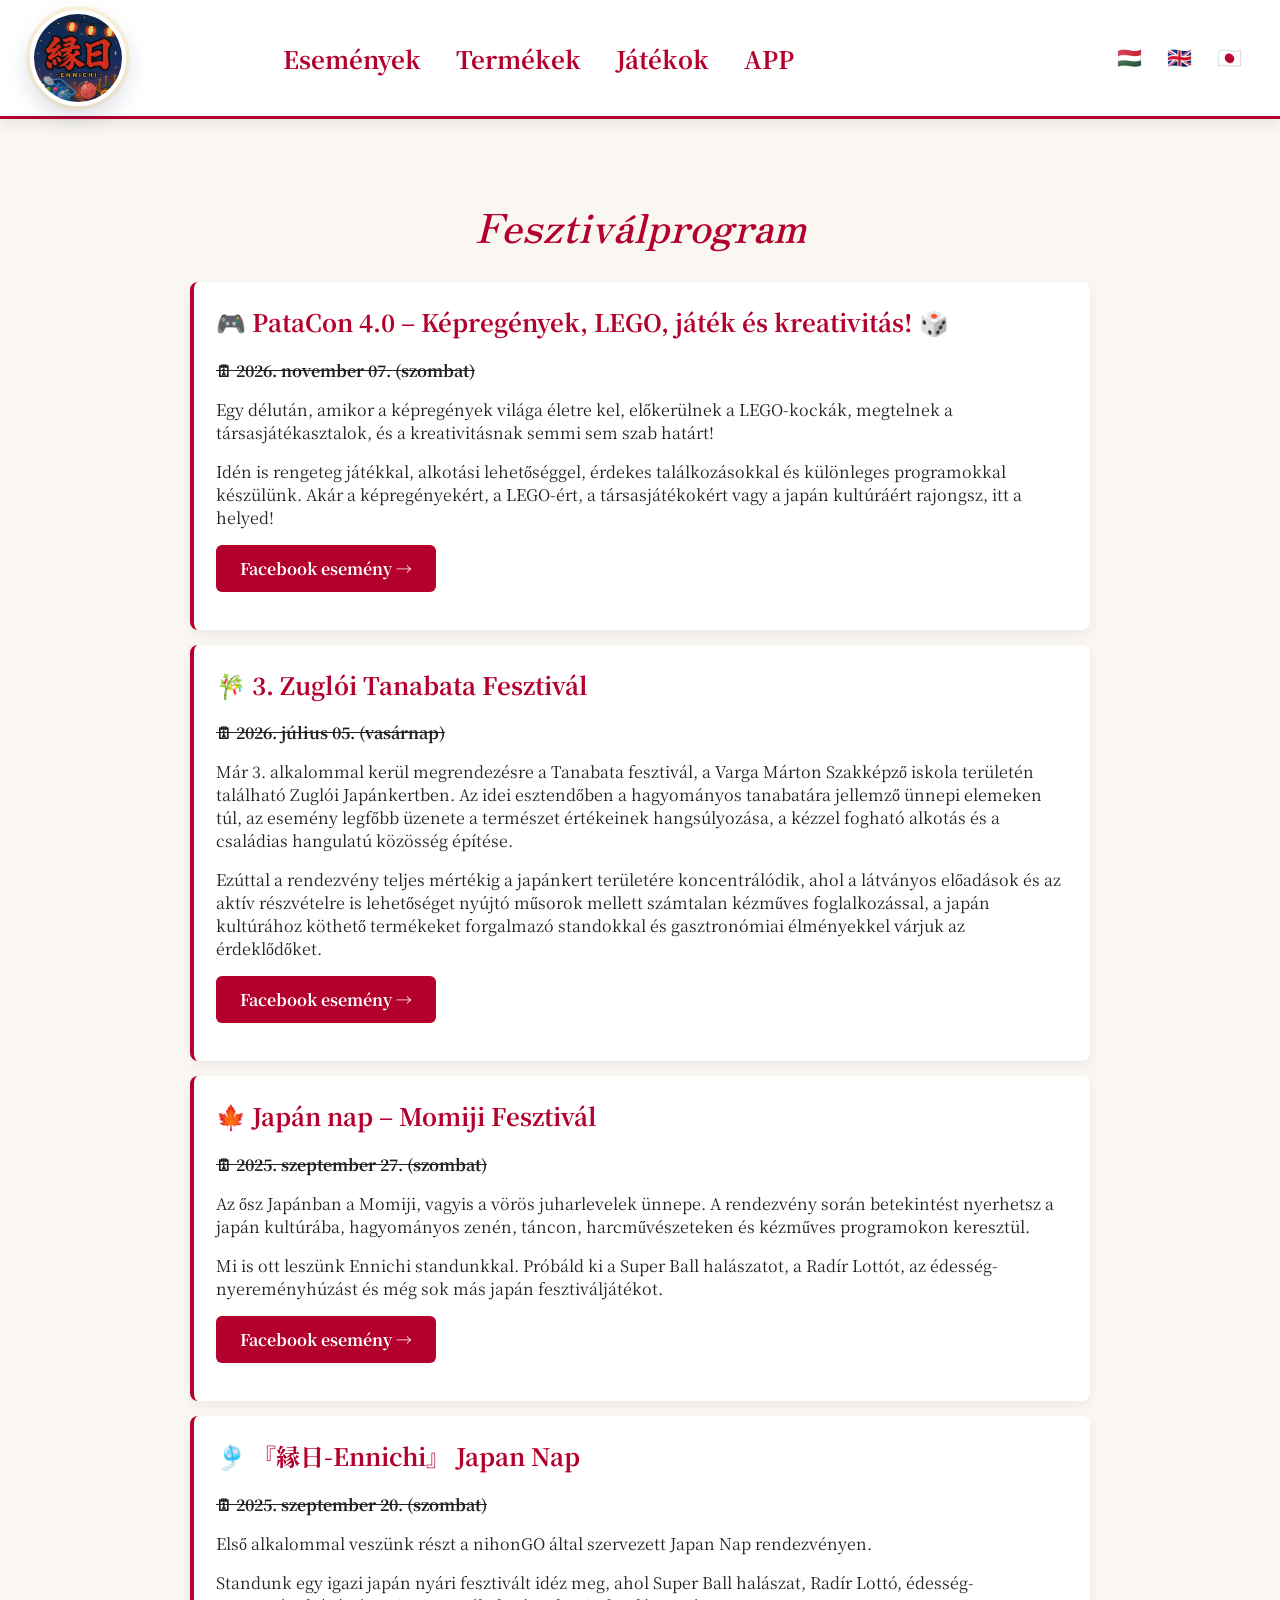
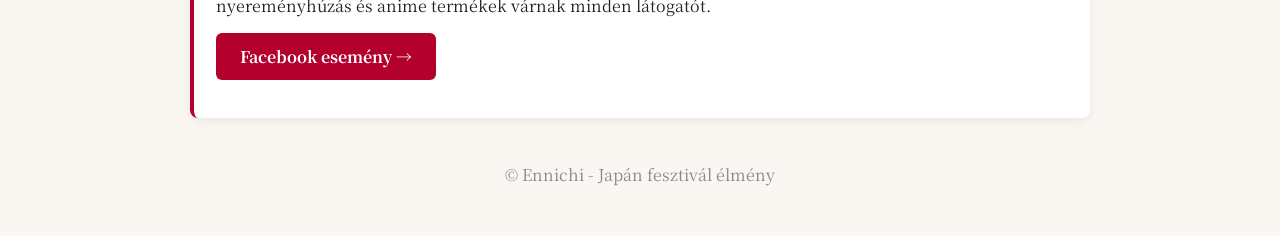
<file: esemenyek.html>
<!DOCTYPE html>
<html lang="hu">
<head>
  <meta charset="UTF-8">
  <meta name="viewport" content="width=device-width, initial-scale=1">
  <title>Események | Ennichi</title>

  <link rel="preconnect" href="https://fonts.googleapis.com">
  <link rel="preconnect" href="https://fonts.gstatic.com" crossorigin>
  <link href="https://fonts.googleapis.com/css2?family=Noto+Serif+JP:wght@400;500;700&family=Zen+Old+Mincho:wght@700&display=swap" rel="stylesheet">

  <link rel="stylesheet" href="css/style.css">
  <link rel="icon" href="Kepek/ennichi.ico">
</head>

<body>

  <nav>
    <a href="index.html" class="logo">
      <img src="Kepek/ennichi.jpg" alt="Ennichi logó">
    </a>

    <div class="menu">
      <a href="esemenyek.html" id="nav-events">Események</a>
      <a href="termekek.html" id="nav-products">Termékek</a>
      <a href="jatekok.html" id="nav-games">Játékok</a>
      <a href="app.html" id="nav-app">APP</a>
    </div>

    <div class="lang-switcher">
      <button type="button" class="lang-btn active" onclick="setLanguage('hu')" aria-label="Magyar nyelv">🇭🇺</button>
      <button type="button" class="lang-btn" onclick="setLanguage('en')" aria-label="English language">🇬🇧</button>
      <button type="button" class="lang-btn" onclick="setLanguage('jp')" aria-label="日本語">🇯🇵</button>
    </div>
  </nav>

  <main class="container">
  <h1 class="wb-stl-custom1" id="page-title">Fesztiválprogram</h1>

<section class="card">

  <h2 id="event4-title">🎮 PataCon 4.0 – Képregények, LEGO, játék és kreativitás! 🎲</h2>
  <p><strong id="event4-date"> 🗓 2026. november 07. (szombat) </strong></p>

  <p id="event4-text1">Egy délután, amikor a képregények világa életre kel, előkerülnek a LEGO-kockák,
    megtelnek a társasjátékasztalok, és a kreativitásnak semmi sem szab határt
  </p>

  <p id="event4-text2">Idén is rengeteg játékkal, alkotási lehetőséggel, érdekes találkozásokkal és
    különleges programokkal készülünk. Akár a képregényekért, a LEGO-ért,
    a társasjátékokért vagy a japán kultúráért rajongsz, itt a helyed!
  </p>

  <p class="event-link-wrap"><a class="button" id="event3-link" href="https://fb.me/e/4voRLKyCO" target="_blank" rel="noopener noreferrer">
    Facebook esemény →
  </a>
  </p>
</section>
    
<section class="card">
  <h2 id="event3-title">🎋 3. Zuglói Tanabata Fesztivál</h2>
  <p><strong id="event3-date">🗓 2026. július 05. (vasárnap)</strong></p>

  <p id="event3-text1">
    Már 3. alkalommal kerül megrendezésre a Tanabata fesztivál, a Varga Márton Szakképző iskola területén található Zuglói Japánkertben.
    Az idei esztendőben a hagyományos tanabatára jellemző ünnepi elemeken túl, az esemény legfőbb üzenete a természet értékeinek hangsúlyozása,
    a kézzel fogható alkotás és a családias hangulatú közösség építése.
  </p>

  <p id="event3-text2">
    Ezúttal a rendezvény teljes mértékig a japánkert területére koncentrálódik, ahol a látványos előadások és az aktív részvételre is lehetőséget nyújtó műsorok mellett
    számtalan kézműves foglalkozással, a japán kultúrához köthető termékeket forgalmazó standokkal és gasztronómiai élményekkel várjuk az érdeklődőket.
  </p>

  <p class="event-link-wrap">
    <a class="button" id="event3-link" href="https://fb.me/e/7g4hdFeeO" target="_blank" rel="noopener noreferrer">
      Facebook esemény →
    </a>
  </p>
</section>

<section class="card">
  <h2 id="event2-title">🍁 Japán nap – Momiji Fesztivál</h2>
  <p><strong id="event2-date">🗓 2025. szeptember 27. (szombat)</strong></p>

  <p id="event2-text1">
    Az ősz Japánban a Momiji, vagyis a vörös juharlevelek ünnepe.
    A rendezvény során betekintést nyerhetsz a japán kultúrába, hagyományos zenén, táncon, harcművészeteken és kézműves programokon keresztül.
  </p>

  <p id="event2-text2">
    Mi is ott leszünk Ennichi standunkkal. Próbáld ki a Super Ball halászatot, a Radír Lottót,
    az édesség-nyereményhúzást és még sok más japán fesztiváljátékot.
  </p>

  <p class="event-link-wrap">
    <a class="button" id="event2-link" href="https://fb.me/e/3zkvPzfz8" target="_blank" rel="noopener noreferrer">
      Facebook esemény →
    </a>
  </p>
</section>

<section class="card">
  <h2 id="event1-title">🎐 『縁日-Ennichi』 Japan Nap</h2>
  <p><strong id="event1-date">🗓 2025. szeptember 20. (szombat)</strong></p>

  <p id="event1-text1">
    Első alkalommal veszünk részt a nihonGO által szervezett Japan Nap rendezvényen.
  </p>

  <p id="event1-text2">
    Standunk egy igazi japán nyári fesztivált idéz meg, ahol Super Ball halászat, Radír Lottó,
    édesség-nyereményhúzás és anime termékek várnak minden látogatót.
  </p>

  <p class="event-link-wrap">
    <a class="button" id="event1-link" href="https://fb.me/e/547ILANcz" target="_blank" rel="noopener noreferrer">
      Facebook esemény →
    </a>
  </p>
</section>

<footer id="footer-text">
  © Ennichi - Japán fesztivál élmény
</footer>

<script>
  const translations = {
    hu: {
      "nav-events": "Események",
      "nav-products": "Termékek",
      "nav-games": "Játékok",
      "navApp": "APP",
      "page-title": "Fesztiválprogram",

      "event3-title": "🎋 3. Zuglói Tanabata Fesztivál",
      "event3-date": "🗓 2026. július 05. (vasárnap)",
      "event3-text1": "Már 3. alkalommal kerül megrendezésre a Tanabata fesztivál, a Varga Márton Szakképző iskola területén található Zuglói Japánkertben. Az idei esztendőben a hagyományos tanabatára jellemző ünnepi elemeken túl, az esemény legfőbb üzenete a természet értékeinek hangsúlyozása, a kézzel fogható alkotás és a családias hangulatú közösség építése.",
      "event3-text2": "Ezúttal a rendezvény teljes mértékig a japánkert területére koncentrálódik, ahol a látványos előadások és az aktív részvételre is lehetőséget nyújtó műsorok mellett számtalan kézműves foglalkozással, a japán kultúrához köthető termékeket forgalmazó standokkal és gasztronómiai élményekkel várjuk az érdeklődőket.",
      "event3-link": "Facebook esemény →",

      "event2-title": "🍁 Japán nap – Momiji Fesztivál",
      "event2-date": "🗓 2025. szeptember 27. (szombat)",
      "event2-text1": "Az ősz Japánban a Momiji, vagyis a vörös juharlevelek ünnepe. A rendezvény során betekintést nyerhetsz a japán kultúrába, hagyományos zenén, táncon, harcművészeteken és kézműves programokon keresztül.",
      "event2-text2": "Mi is ott leszünk Ennichi standunkkal. Próbáld ki a Super Ball halászatot, a Radír Lottót, az édesség-nyereményhúzást és még sok más japán fesztiváljátékot.",
      "event2-link": "Facebook esemény →",

      "event1-title": "🎐 『縁日-Ennichi』 Japan Nap",
      "event1-date": "🗓 2025. szeptember 20. (szombat)",
      "event1-text1": "Első alkalommal veszünk részt a nihonGO által szervezett Japan Nap rendezvényen.",
      "event1-text2": "Standunk egy igazi japán nyári fesztivált idéz meg, ahol Super Ball halászat, Radír Lottó, édesség-nyereményhúzás és anime termékek várnak minden látogatót.",
      "event1-link": "Facebook esemény →",

      "event4-title": "🎮 PataCon 4.0 – Képregények, LEGO, játék és kreativitás! 🎲",
      "event4-date": "🗓 2026. november 07. (szombat)",
      "event4-text1": "Egy délután, amikor a képregények világa életre kel, előkerülnek a LEGO-kockák, megtelnek a társasjátékasztalok, és a kreativitásnak semmi sem szab határt!",
      "event4-text2": "Idén is rengeteg játékkal, alkotási lehetőséggel, érdekes találkozásokkal és különleges programokkal készülünk. Akár a képregényekért, a LEGO-ért, a társasjátékokért vagy a japán kultúráért rajongsz, itt a helyed!",
      "event4-link": "Facebook esemény →",

      "footer-text": "© Ennichi - Japán fesztivál élmény"
    },

    en: {
      "nav-events": "Events",
      "nav-products": "Products",
      "nav-games": "Games",
      "navApp": "APPS",
      "page-title": "Festival Schedule",

      "event3-title": "🎋 3rd Zugló Tanabata Festival",
      "event3-date": "🗓 July 05, 2026 (Sunday)",
      "event3-text1": "The Tanabata festival is being held for the third time in the Zugló Japanese Garden located on the grounds of the Varga Márton Vocational School. This year, beyond the traditional festive elements of Tanabata, the main message of the event is to highlight the value of nature, hands-on creation, and building a warm, family-like community.",
      "event3-text2": "This time the event is fully concentrated within the Japanese garden, where in addition to spectacular performances and interactive programs, visitors can enjoy numerous craft activities, stands selling products related to Japanese culture, and gastronomic experiences.",
      "event3-link": "Facebook event →",

      "event2-title": "🍁 Japan Day – Momiji Festival",
      "event2-date": "🗓 September 27, 2025 (Saturday)",
      "event2-text1": "Autumn in Japan is the season of Momiji, the celebration of red maple leaves. During the event, you can gain insight into Japanese culture through traditional music, dance, martial arts, and craft programs.",
      "event2-text2": "We will also be there with our Ennichi stand. Try Super Ball fishing, Eraser Lottery, candy prize draws, and many other Japanese festival games.",
      "event2-link": "Facebook event →",

      "event1-title": "🎐 『縁日-Ennichi』 Japan Day",
      "event1-date": "🗓 September 20, 2025 (Saturday)",
      "event1-text1": "We are participating for the first time in the Japan Day event organized by nihonGO.",
      "event1-text2": "Our stand recreates the atmosphere of a real Japanese summer festival, where Super Ball fishing, Eraser Lottery, candy prize draws, and anime products await all visitors.",
      "event1-link": "Facebook event →",

      "event4-title": "🎮 PataCon 4.0 – Comics, LEGO, games and creativity! 🎲",
      "event4-date": "🗓 November 07, 2026 (Saturday)",
      "event4-text1": "An afternoon when the world of comics comes to life, LEGO bricks appear, board game tables fill up, and creativity knows no limits!",
      "event4-text2": "This year, we are preparing lots of games, creative activities, interesting encounters and special programmes. Whether you love comics, LEGO, board games or Japanese culture, this is the place for you!",
      "event4-link": "Facebook event →",

      "footer-text": "© Ennichi - Japanese festival experience"
    },

    jp: {
      "nav-events": "イベント",
      "nav-products": "商品",
      "nav-games": "ゲーム",
      "navApp": "アプリ",
      "page-title": "イベントスケジュール",

      "event3-title": "🎋 第3回ズグロー七夕祭り",
      "event3-date": "🗓 2026年7月5日（日）",
      "event3-text1": "七夕祭りは、ヴァルガ・マールトン職業学校の敷地内にあるズグロー日本庭園で、今年で3回目の開催となります。今年は、伝統的な七夕の要素に加え、自然の大切さ、手で作る楽しさ、そして家族的で温かなコミュニティづくりを主なテーマとしています。",
      "event3-text2": "今回はイベント全体が日本庭園内で行われ、華やかなステージや参加型プログラムに加えて、多数の手工芸ワークショップ、日本文化に関連した商品のブース、そして日本らしい食の体験をお楽しみいただけます。",
      "event3-link": "Facebookイベント →",

      "event2-title": "🍁 日本の日 – もみじ祭り",
      "event2-date": "🗓 2025年9月27日（土）",
      "event2-text1": "日本の秋は、赤く色づくもみじを楽しむ季節です。このイベントでは、伝統音楽、踊り、武道、そして手工芸プログラムを通して日本文化に触れることができます。",
      "event2-text2": "私たちEnnichiのブースも出店します。スーパーボールすくい、消しゴムくじ、お菓子の抽選会など、さまざまな日本のお祭りゲームをぜひ体験してください。",
      "event2-link": "Facebookイベント →",

      "event1-title": "🎐 『縁日-Ennichi』 Japan Nap",
      "event1-date": "🗓 2025年9月20日（土）",
      "event1-text1": "nihonGO主催のJapan Napイベントに初めて参加します。",
      "event1-text2": "私たちのブースでは、日本の夏祭りの雰囲気を再現し、スーパーボールすくい、消しゴムくじ、お菓子の抽選、アニメグッズなどをお楽しみいただけます。",
      "event1-link": "Facebookイベント →",

      "event4-title": "🎮 パタコン4.0 – コミック、レゴ、ゲーム、創造性！🎲",
      "event4-date": "🗓 2026年11月7日（土）",
      "event4-text1": "コミックの世界が息を吹き返し、レゴブロックが登場し、ボードゲームのテーブルがいっぱいになる、創造力が自由に広がる午後です。",
      "event4-text2": "今年もたくさんのゲーム、創作体験、新しい出会い、特別なプログラムをご用意します。コミック、レゴ、ボードゲーム、日本文化が好きな方なら、誰でも楽しめるイベントです。",
      "event4-link": "Facebookイベント →",

      "footer-text": "© Ennichi - 日本祭り体験"
    }
  };

 function setLanguage(lang) {
  try {
    localStorage.setItem("selectedLanguage", lang);
  } catch (e) {}

  document.querySelectorAll('.lang-btn').forEach(btn => btn.classList.remove('active'));
  const buttons = document.querySelectorAll('.lang-btn');

  if (lang === 'hu') buttons[0].classList.add('active');
  if (lang === 'en') buttons[1].classList.add('active');
  if (lang === 'jp') buttons[2].classList.add('active');

  const selected = translations[lang];
  Object.keys(selected).forEach(id => {
    const element = document.getElementById(id);
    if (element) {
      element.textContent = selected[id];
    }
  });

  document.documentElement.lang = lang === 'jp' ? 'ja' : lang;
}

document.addEventListener("DOMContentLoaded", function () {
  let savedLanguage = "hu";

  try {
    savedLanguage = localStorage.getItem("selectedLanguage") || "hu";
  } catch (e) {}

  setLanguage(savedLanguage);
});
</script>

<script>
document.addEventListener("DOMContentLoaded", () => {
  const today = new Date();
  today.setHours(0, 0, 0, 0);

  const events = [
    { id: "event4-date", date: "2026-11-07" },
    { id: "event3-date", date: "2026-07-05" },
    { id: "event2-date", date: "2025-09-27" },
    { id: "event1-date", date: "2025-09-20" }
  ];

  events.forEach(event => {
    const el = document.getElementById(event.id);
    const eventDate = new Date(event.date);

    if (el && eventDate < today) {
      el.style.textDecoration = "line-through";
    }
  });
});
</script>
    
</body>
</html>
</file>
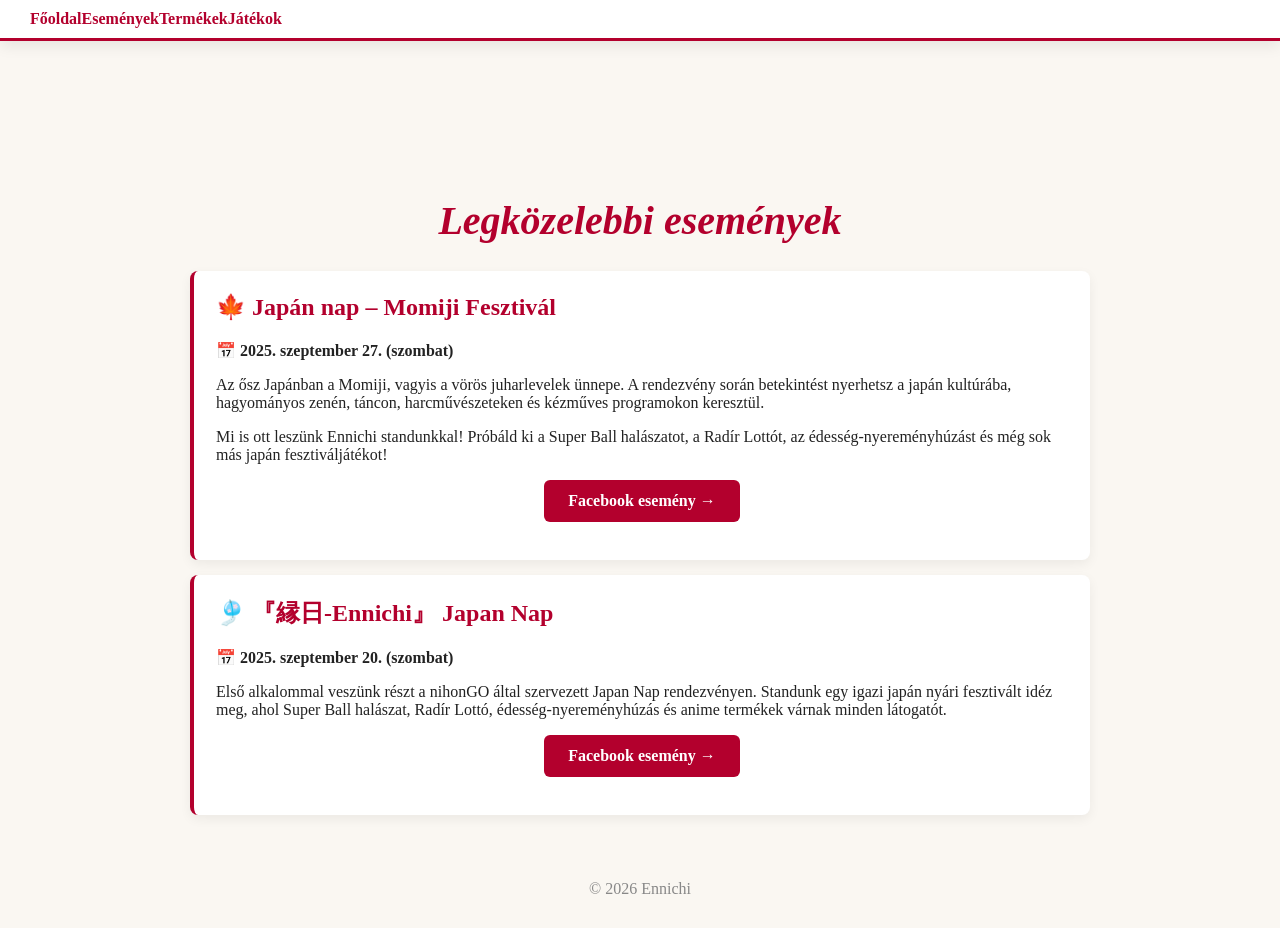
<file: események.html>
<!DOCTYPE html>
<html lang="hu">
<head>
<meta charset="UTF-8">
<meta name="viewport" content="width=device-width, initial-scale=1">

<title>Események | Ennichi</title>

<link href="https://fonts.googleapis.com/css2?family=Montserrat:wght@400;700&family=Playfair+Display:ital,wght@1,700&display=swap" rel="stylesheet">

<link rel="stylesheet" href="css/style.css">

</head>

<body>

<nav>
    <a href="index.html">Főoldal</a>
    <a href="esemenyek.html">Események</a>
    <a href="termekek.html">Termékek</a>
    <a href="jatekok.html">Játékok</a>
</nav>

<div class="container">

<h1 class="wb-stl-custom1">
Legközelebbi események
</h1>
<div class="card">

<h2>🍁 Japán nap – Momiji Fesztivál</h2>

<p><strong>📅 2025. szeptember 27. (szombat)</strong></p>

<p>
Az ősz Japánban a Momiji, vagyis a vörös juharlevelek ünnepe.
A rendezvény során betekintést nyerhetsz a japán kultúrába,
hagyományos zenén, táncon, harcművészeteken és kézműves programokon keresztül.
</p>

<p>
Mi is ott leszünk Ennichi standunkkal!
Próbáld ki a Super Ball halászatot, a Radír Lottót,
az édesség-nyereményhúzást és még sok más japán fesztiváljátékot!
</p>

<p style="text-align:center;">
<a class="button"
href="https://fb.me/e/3zkvPzfz8"
target="_blank">

Facebook esemény →

</a>
</p>

</div>
<div class="card">

<h2>🎐 『縁日-Ennichi』 Japan Nap</h2>

<p><strong>📅 2025. szeptember 20. (szombat)</strong></p>

<p>

Első alkalommal veszünk részt a nihonGO által szervezett Japan Nap rendezvényen.

Standunk egy igazi japán nyári fesztivált idéz meg, ahol Super Ball halászat, Radír Lottó, édesség-nyereményhúzás és anime termékek várnak minden látogatót.

</p>

<p style="text-align:center;">

<a class="button"

href="https://fb.me/e/547ILANcz"

target="_blank">

Facebook esemény →

</a>

</p>

</div>
</div>

<footer>

© 2026 Ennichi

</footer>

</body>
</html>
</file>
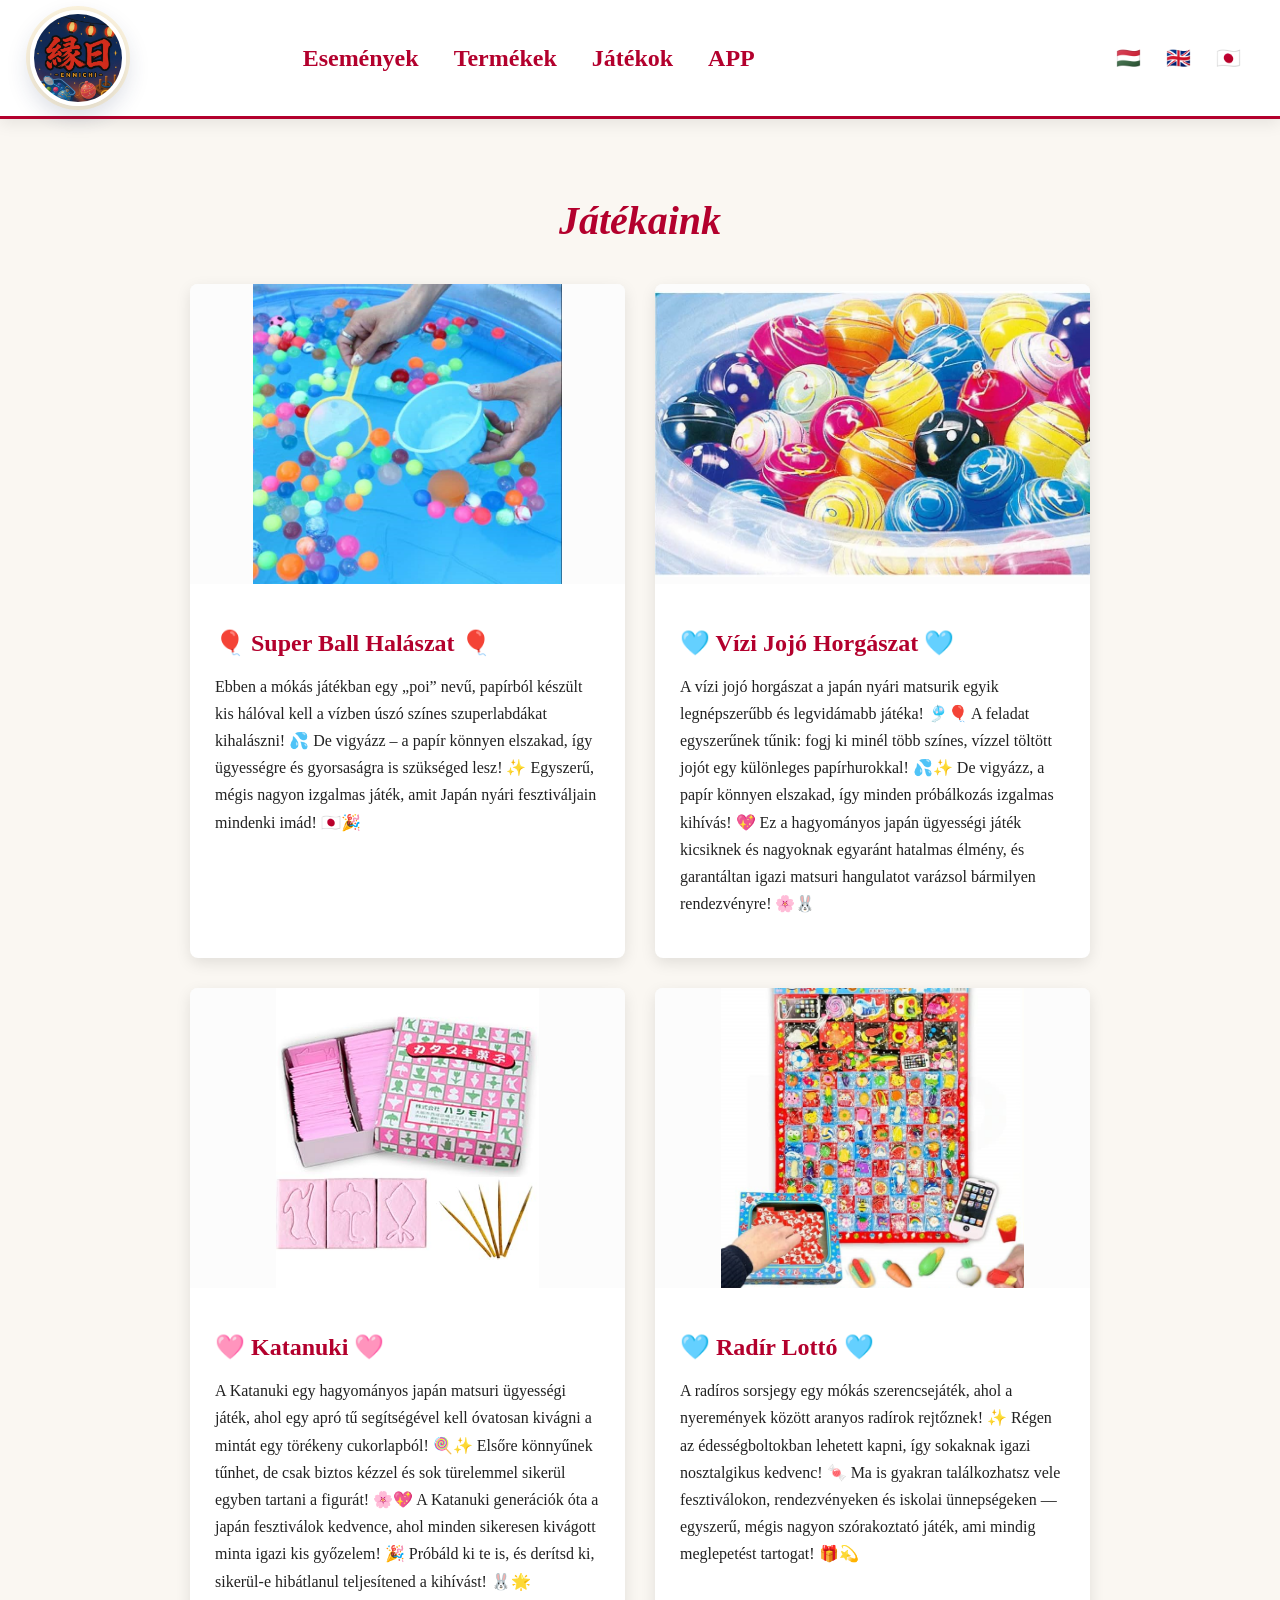
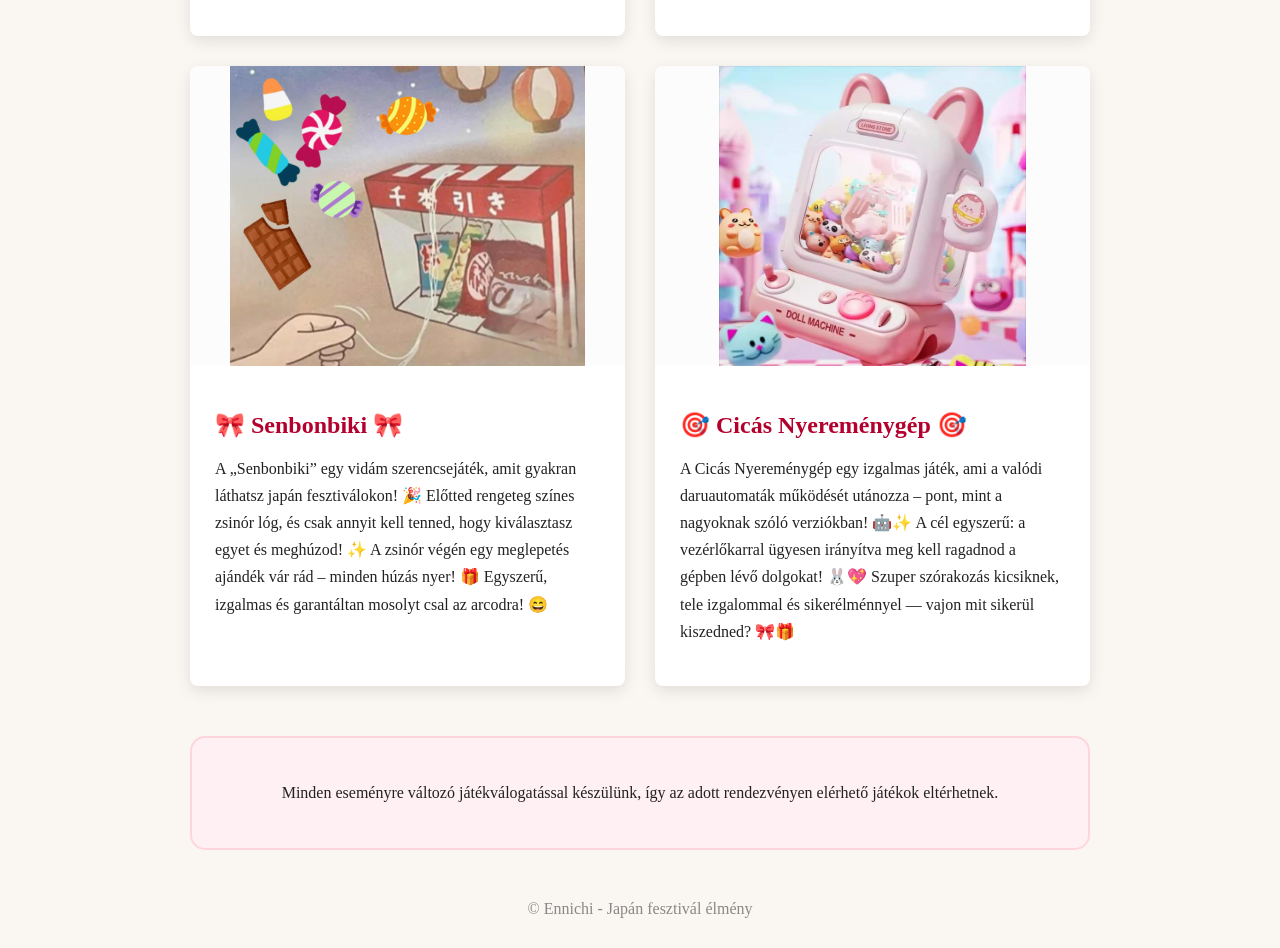
<file: jatekok.html>
<!DOCTYPE html>
<html lang="hu">
<head>
    <meta charset="UTF-8">
    <meta name="viewport" content="width=device-width, initial-scale=1.0">
    <title>Játékok | Ennichi</title>
    <link href="https://fonts.googleapis.com/css2?family=Montserrat:wght@400;700&family=Playfair+Display:ital,wght@1,700&display=swap" rel="stylesheet">
    <link rel="stylesheet" href="css/style.css">
    <link rel="icon" href="Kepek/ennichi.ico">
</head>
<body>

<nav>
  <a href="index.html" class="logo">
    <img src="Kepek/ennichi.jpg" alt="Ennichi logó" id="logo-img">
  </a>

  <div class="menu">
    <a href="esemenyek.html" id="nav-events">Események</a>
    <a href="termekek.html" id="nav-products">Termékek</a>
    <a href="jatekok.html" id="nav-games">Játékok</a>
    <a href="app.html" id="nav-app">APP</a>
  </div>

  <div class="lang-switcher">
    <button type="button" class="lang-btn active" onclick="setLanguage('hu')" aria-label="Magyar nyelv">🇭🇺</button>
    <button type="button" class="lang-btn" onclick="setLanguage('en')" aria-label="English language">🇬🇧</button>
    <button type="button" class="lang-btn" onclick="setLanguage('jp')" aria-label="日本語">🇯🇵</button>
  </div>
</nav>
    
<main class="container">

    <h1 class="wb-stl-custom1" id="page-heading">Játékaink</h1>

    <div class="games-grid">

        <div class="game-card">
            <img src="Kepek/superball.jpg" alt="Super Ball Halászat" id="alt-superball">
            <div class="game-content">
                <h2 id="game1-title">🎈 Super Ball Halászat 🎈</h2>
                <p id="game1-text">
                    Ebben a mókás játékban egy „poi” nevű, papírból készült kis hálóval kell a vízben úszó színes szuperlabdákat kihalászni! 💦
                    De vigyázz – a papír könnyen elszakad, így ügyességre és gyorsaságra is szükséged lesz! ✨
                    Egyszerű, mégis nagyon izgalmas játék, amit Japán nyári fesztiváljain mindenki imád! 🇯🇵🎉
                </p>
            </div>
        </div>
        
        <div class="game-card">
            <img src="Kepek/yoyo.jpg" alt="Vízi Jojó" id="alt-yoyo">
            <div class="game-content">
                <h2 id="game2-title">🩵 Vízi Jojó Horgászat 🩵</h2>
                <p id="game2-text">
                    A vízi jojó horgászat a japán nyári matsurik egyik legnépszerűbb és legvidámabb játéka! 🎐🎈
                    A feladat egyszerűnek tűnik: fogj ki minél több színes, vízzel töltött jojót egy különleges papírhurokkal! 💦✨
                    De vigyázz, a papír könnyen elszakad, így minden próbálkozás izgalmas kihívás! 💖
                    Ez a hagyományos japán ügyességi játék kicsiknek és nagyoknak egyaránt hatalmas élmény, és garantáltan igazi matsuri hangulatot varázsol bármilyen rendezvényre! 🌸🐰
                </p>
            </div>
        </div>
     
        <div class="game-card">
            <img src="Kepek/katanuki.jpg" alt="Katanuki" id="alt-katanuki">
            <div class="game-content">
                <h2 id="game3-title">🩷 Katanuki 🩷</h2>
                <p id="game3-text">
                    A Katanuki egy hagyományos japán matsuri ügyességi játék, ahol egy apró tű segítségével kell óvatosan kivágni a mintát egy törékeny cukorlapból! 🍭✨
                    Elsőre könnyűnek tűnhet, de csak biztos kézzel és sok türelemmel sikerül egyben tartani a figurát! 🌸💖
                    A Katanuki generációk óta a japán fesztiválok kedvence, ahol minden sikeresen kivágott minta igazi kis győzelem! 🎉
                    Próbáld ki te is, és derítsd ki, sikerül-e hibátlanul teljesítened a kihívást! 🐰🌟
                </p>
            </div>
         </div>

        <div class="game-card">
            <img src="Kepek/radir.jpg" alt="Radír Lottó" id="alt-radir">
            <div class="game-content">
                <h2 id="game4-title">🩵 Radír Lottó 🩵</h2>
                <p id="game4-text">
                    A radíros sorsjegy egy mókás szerencsejáték, ahol a nyeremények között aranyos radírok rejtőznek! ✨
                    Régen az édességboltokban lehetett kapni, így sokaknak igazi nosztalgikus kedvenc! 🍬
                    Ma is gyakran találkozhatsz vele fesztiválokon, rendezvényeken és iskolai ünnepségeken — egyszerű, mégis nagyon szórakoztató játék, ami mindig meglepetést tartogat! 🎁💫
                </p>
            </div>
        </div>
        
        <div class="game-card">
            <img src="Kepek/senbonbiki.jpg" alt="Senbonbiki" id="alt-senbonbiki">
            <div class="game-content">
                <h2 id="game5-title">🎀 Senbonbiki 🎀</h2>
                <p id="game5-text">
                   A „Senbonbiki” egy vidám szerencsejáték, amit gyakran láthatsz japán fesztiválokon! 🎉
                   Előtted rengeteg színes zsinór lóg, és csak annyit kell tenned, hogy kiválasztasz egyet és meghúzod! ✨
                   A zsinór végén egy meglepetés ajándék vár rád – minden húzás nyer! 🎁
                   Egyszerű, izgalmas és garantáltan mosolyt csal az arcodra! 😄
                </p>
            </div>
        </div>

        <div class="game-card">
            <img src="Kepek/cica.jpg" alt="Cicás Nyereménygép" id="alt-catmachine">
            <div class="game-content">
                <h2 id="game6-title">🎯 Cicás Nyereménygép 🎯</h2>
                <p id="game6-text">
                    A Cicás Nyereménygép egy izgalmas játék, ami a valódi daruautomaták működését utánozza – pont, mint a nagyoknak szóló verziókban! 🤖✨
                    A cél egyszerű: a vezérlőkarral ügyesen irányítva meg kell ragadnod a gépben lévő dolgokat! 🐰💖
                    Szuper szórakozás kicsiknek, tele izgalommal és sikerélménnyel — vajon mit sikerül kiszedned? 🎀🎁
                </p>
            </div>
        </div>
    </div>
<div class="info-box">
      <p id="more-text">
       Minden eseményre változó játékválogatással készülünk, így az adott rendezvényen elérhető játékok eltérhetnek.
      </p>
    </div>
</main>
    
<footer id="footer-text">
  © Ennichi - Japán fesztivál élmény
</footer>

<script>
const translations = {
  hu: {
    pageTitle: "Játékok | Ennichi",
    navEvents: "Események",
    navProducts: "Termékek",
    navGames: "Játékok",
    navApp: "APP",
    pageHeading: "Játékaink",
    game1Title: "🎈 Super Ball Halászat 🎈",
    game1Text: "Ebben a mókás játékban egy „poi” nevű, papírból készült kis hálóval kell a vízben úszó színes szuperlabdákat kihalászni! 💦 De vigyázz – a papír könnyen elszakad, így ügyességre és gyorsaságra is szükséged lesz! ✨ Egyszerű, mégis nagyon izgalmas játék, amit Japán nyári fesztiváljain mindenki imád! 🇯🇵🎉",
    game2Title: "🩵 Vízi Jojó Horgászat 🩵",
    game2Text: "A vízi jojó horgászat a japán nyári matsurik egyik legnépszerűbb és legvidámabb játéka! 🎐🎈 A feladat egyszerűnek tűnik: fogj ki minél több színes, vízzel töltött jojót egy különleges papírhurokkal! 💦✨ De vigyázz, a papír könnyen elszakad, így minden próbálkozás izgalmas kihívás! 💖 Ez a hagyományos japán ügyességi játék kicsiknek és nagyoknak egyaránt hatalmas élmény, és garantáltan igazi matsuri hangulatot varázsol bármilyen rendezvényre! 🌸🐰",
    game3Title: "🩷 Katanuki 🩷",
    game3Text: "A Katanuki egy hagyományos japán matsuri ügyességi játék, ahol egy apró tű segítségével kell óvatosan kivágni a mintát egy törékeny cukorlapból! 🍭✨ Elsőre könnyűnek tűnhet, de csak biztos kézzel és sok türelemmel sikerül egyben tartani a figurát! 🌸💖 A Katanuki generációk óta a japán fesztiválok kedvence, ahol minden sikeresen kivágott minta igazi kis győzelem! 🎉 Próbáld ki te is, és derítsd ki, sikerül-e hibátlanul teljesítened a kihívást! 🐰🌟",
    game4Title: "🩵 Radír Lottó 🩵",
    game4Text: "A radíros sorsjegy egy mókás szerencsejáték, ahol a nyeremények között aranyos radírok rejtőznek! ✨ Régen az édességboltokban lehetett kapni, így sokaknak igazi nosztalgikus kedvenc! 🍬 Ma is gyakran találkozhatsz vele fesztiválokon, rendezvényeken és iskolai ünnepségeken — egyszerű, mégis nagyon szórakoztató játék, ami mindig meglepetést tartogat! 🎁💫",
    game5Title: "🎀 Senbonbiki 🎀",
    game5Text: "A „Senbonbiki” egy vidám szerencsejáték, amit gyakran láthatsz japán fesztiválokon! 🎉 Előtted rengeteg színes zsinór lóg, és csak annyit kell tenned, hogy kiválasztasz egyet és meghúzod! ✨ A zsinór végén egy meglepetés ajándék vár rád – minden húzás nyer! 🎁 Egyszerű, izgalmas és garantáltan mosolyt csal az arcodra! 😄",
    game6Title: "🎯 Cicás Nyereménygép 🎯",
    game6Text: "A Cicás Nyereménygép egy izgalmas játék, ami a valódi daruautomaták működését utánozza – pont, mint a nagyoknak szóló verziókban! 🤖✨ A cél egyszerű: a vezérlőkarral ügyesen irányítva meg kell ragadnod a gépben lévő dolgokat! 🐰💖 Szuper szórakozás kicsiknek, tele izgalommal és sikerélménnyel — vajon mit sikerül kiszedned? 🎀🎁",
    altLogo: "Ennichi logó",
    altSuperball: "Super Ball Halászat",
    altYoyo: "Vízi Jojó",
    altKatanuki: "Katanuki",
    altRadir: "Radír Lottó",
    altSenbonbiki: "Senbonbiki",
    altCatmachine: "Cicás Nyereménygép",
    moreText: "Minden eseményre változó játékválogatással készülünk, így az adott rendezvényen elérhető játékok eltérhetnek.",
    footerText: "© Ennichi - Japán fesztivál élmény"
  },
  en: {
    pageTitle: "Games | Ennichi",
    navEvents: "Events",
    navProducts: "Products",
    navGames: "Games",
    navApp: "Apps",
    pageHeading: "Our Games",
    game1Title: "🎈 Super Ball Fishing 🎈",
    game1Text: "In this fun game, you use a small paper scoop called a poi to catch colorful super balls floating in water. 💦 Be careful — the paper tears easily, so you will need both skill and quick hands. ✨ It is simple, exciting, and loved by everyone at Japanese summer festivals. 🇯🇵🎉",
    game2Title: "🩵 Water Yo-Yo Fishing 🩵",
    game2Text: "Water yo-yo fishing is one of the most popular and cheerful games at Japanese summer matsuri festivals. 🎐🎈 The task looks easy: catch as many colorful water-filled yo-yos as you can with a special paper loop. 💦✨ But watch out, the paper breaks easily, so every try is an exciting challenge. 💖 This traditional Japanese skill game is a big hit with both children and adults and brings real matsuri atmosphere to any event. 🌸🐰",
    game3Title: "🩷 Katanuki 🩷",
    game3Text: "Katanuki is a traditional Japanese festival skill game where you carefully cut out a shape from a fragile candy sheet using a small needle. 🍭✨ It may look easy at first, but only a steady hand and a lot of patience will keep the figure intact. 🌸💖 Katanuki has been a favorite at Japanese festivals for generations, and every successfully cut shape feels like a small victory. 🎉 Try it and see whether you can complete the challenge perfectly. 🐰🌟",
    game4Title: "🩵 Eraser Lottery 🩵",
    game4Text: "The eraser lottery is a fun game of chance where cute erasers are hidden among the prizes. ✨ In the past, it was often sold in candy shops, which makes it a nostalgic favorite for many people. 🍬 Even today, you can often find it at festivals, events, and school celebrations — a simple but very entertaining game that always holds a surprise. 🎁💫",
    game5Title: "🎀 Senbonbiki 🎀",
    game5Text: "Senbonbiki is a cheerful game of chance often seen at Japanese festivals. 🎉 Many colorful strings hang in front of you, and all you have to do is choose one and pull it. ✨ A surprise gift waits at the end of the string — every pull wins a prize. 🎁 It is simple, exciting, and guaranteed to bring a smile to your face. 😄",
    game6Title: "🎯 Cat Prize Machine 🎯",
    game6Text: "The Cat Prize Machine is an exciting game that imitates the way real claw machines work — just like the larger arcade versions. 🤖✨ The goal is simple: use the control lever skillfully to grab the items inside the machine. 🐰💖 It is great fun for children, full of excitement and a sense of achievement — what will you manage to win? 🎀🎁",
    altLogo: "Ennichi logo",
    altSuperball: "Super Ball Fishing",
    altYoyo: "Water Yo-Yo Fishing",
    altKatanuki: "Katanuki",
    altRadir: "Eraser Lottery",
    altSenbonbiki: "Senbonbiki",
    altCatmachine: "Cat Prize Machine",
    moreText: "We prepare a changing selection of games for each event, so the games available may vary from one venue to another.",
    footerText: "© Ennichi - Japanese festival experience"
  },
  jp: {
    pageTitle: "ゲーム | Ennichi",
    navEvents: "イベント",
    navProducts: "商品",
    navGames: "ゲーム",
    navApp: "アプリ",
    pageHeading: "ゲーム紹介",
    game1Title: "🎈 スーパーボールすくい 🎈",
    game1Text: "この楽しい遊びでは、「ポイ」と呼ばれる紙の小さな網を使って、水に浮かぶカラフルなスーパーボールをすくいます。💦 でも気をつけてください。紙はすぐに破れてしまうので、器用さと素早さが必要です。✨ シンプルですがとても盛り上がる、日本の夏祭りで大人気の遊びです。🇯🇵🎉",
    game2Title: "🩵 水ヨーヨーつり 🩵",
    game2Text: "水ヨーヨーつりは、日本の夏祭りでとても人気のある楽しい遊びの一つです。🎐🎈 特別な紙の輪を使って、水の入ったカラフルなヨーヨーをできるだけ多く釣り上げます。💦✨ ただし紙は切れやすいので、毎回がドキドキの挑戦です。💖 子どもから大人まで楽しめる、まつりらしい雰囲気いっぱいの伝統的な遊びです。🌸🐰",
    game3Title: "🩷 型抜き 🩷",
    game3Text: "型抜きは、日本の祭りで親しまれている伝統的な遊びです。小さな針を使って、もろい砂糖板から模様を丁寧に切り抜きます。🍭✨ 一見簡単そうに見えますが、形を崩さずに仕上げるには、安定した手とたくさんの忍耐が必要です。🌸💖 何世代にもわたって愛されてきた祭りの定番で、うまく切り抜けたときの達成感は格別です。🎉 あなたもぜひ挑戦してみてください。🐰🌟",
    game4Title: "🩵 消しゴムくじ 🩵",
    game4Text: "消しゴムくじは、かわいい消しゴムが景品になっている楽しいくじ引きです。✨ 昔は駄菓子屋でよく売られていたので、多くの人にとって懐かしい存在です。🍬 今でもお祭りやイベント、学校行事などで見かけることがあり、シンプルなのにとても楽しく、いつもワクワクする驚きがあります。🎁💫",
    game5Title: "🎀 千本引き 🎀",
    game5Text: "千本引きは、日本のお祭りでよく見られる楽しいくじ遊びです。🎉 目の前にたくさんのカラフルなひもが垂れていて、その中から一本選んで引くだけです。✨ ひもの先にはサプライズの景品が待っていて、どれを引いても当たりです。🎁 シンプルでワクワクする、思わず笑顔になる遊びです。😄",
    game6Title: "🎯 ねこクレーンゲーム 🎯",
    game6Text: "ねこクレーンゲームは、本物のクレーンゲームの仕組みを再現したワクワクする遊びです。🤖✨ レバーを上手に操作して、中に入っている景品をつかむのが目標です。🐰💖 子どもたちに大人気で、ドキドキと達成感をたっぷり味わえます。どんな景品が取れるでしょうか。🎀🎁",
    altLogo: "Ennichi ロゴ",
    altSuperball: "スーパーボールすくい",
    altYoyo: "水ヨーヨーつり",
    altKatanuki: "型抜き",
    altRadir: "消しゴムくじ",
    altSenbonbiki: "千本引き",
    altCatmachine: "ねこクレーンゲーム",
    moreText: "各イベントごとに異なるゲームを用意しているため、会場によって遊べるゲームは異なる場合があります。",
    footerText: "© Ennichi - 日本のお祭り体験"
  }
};

function setLanguage(lang) {
  try {
    localStorage.setItem("selectedLanguage", lang);
  } catch (e) {}

  document.documentElement.lang = lang;
  document.title = translations[lang].pageTitle;

  document.getElementById("nav-events").textContent = translations[lang].navEvents;
  document.getElementById("nav-products").textContent = translations[lang].navProducts;
  document.getElementById("nav-games").textContent = translations[lang].navGames;
  document.getElementById("page-heading").textContent = translations[lang].pageHeading;

  document.getElementById("game1-title").textContent = translations[lang].game1Title;
  document.getElementById("game1-text").textContent = translations[lang].game1Text;
  document.getElementById("game2-title").textContent = translations[lang].game2Title;
  document.getElementById("game2-text").textContent = translations[lang].game2Text;
  document.getElementById("game3-title").textContent = translations[lang].game3Title;
  document.getElementById("game3-text").textContent = translations[lang].game3Text;
  document.getElementById("game4-title").textContent = translations[lang].game4Title;
  document.getElementById("game4-text").textContent = translations[lang].game4Text;
  document.getElementById("game5-title").textContent = translations[lang].game5Title;
  document.getElementById("game5-text").textContent = translations[lang].game5Text;
  document.getElementById("game6-title").textContent = translations[lang].game6Title;
  document.getElementById("game6-text").textContent = translations[lang].game6Text;

  document.getElementById("logo-img").alt = translations[lang].altLogo;
  document.getElementById("alt-superball").alt = translations[lang].altSuperball;
  document.getElementById("alt-yoyo").alt = translations[lang].altYoyo;
  document.getElementById("alt-katanuki").alt = translations[lang].altKatanuki;
  document.getElementById("alt-radir").alt = translations[lang].altRadir;
  document.getElementById("alt-senbonbiki").alt = translations[lang].altSenbonbiki;
  document.getElementById("alt-catmachine").alt = translations[lang].altCatmachine;
  document.getElementById("more-text").textContent = translations[lang].moreText;
  document.getElementById("footer-text").textContent = translations[lang].footerText;

  document.querySelectorAll(".lang-btn").forEach(btn => btn.classList.remove("active"));
  document.querySelector(`[onclick="setLanguage('${lang}')"]`).classList.add("active");
}

document.addEventListener("DOMContentLoaded", function () {
  let savedLanguage = "hu";

  try {
    savedLanguage = localStorage.getItem("selectedLanguage") || "hu";
  } catch (e) {}

  setLanguage(savedLanguage);
});
</script>
    
</body>
</html>
</file>
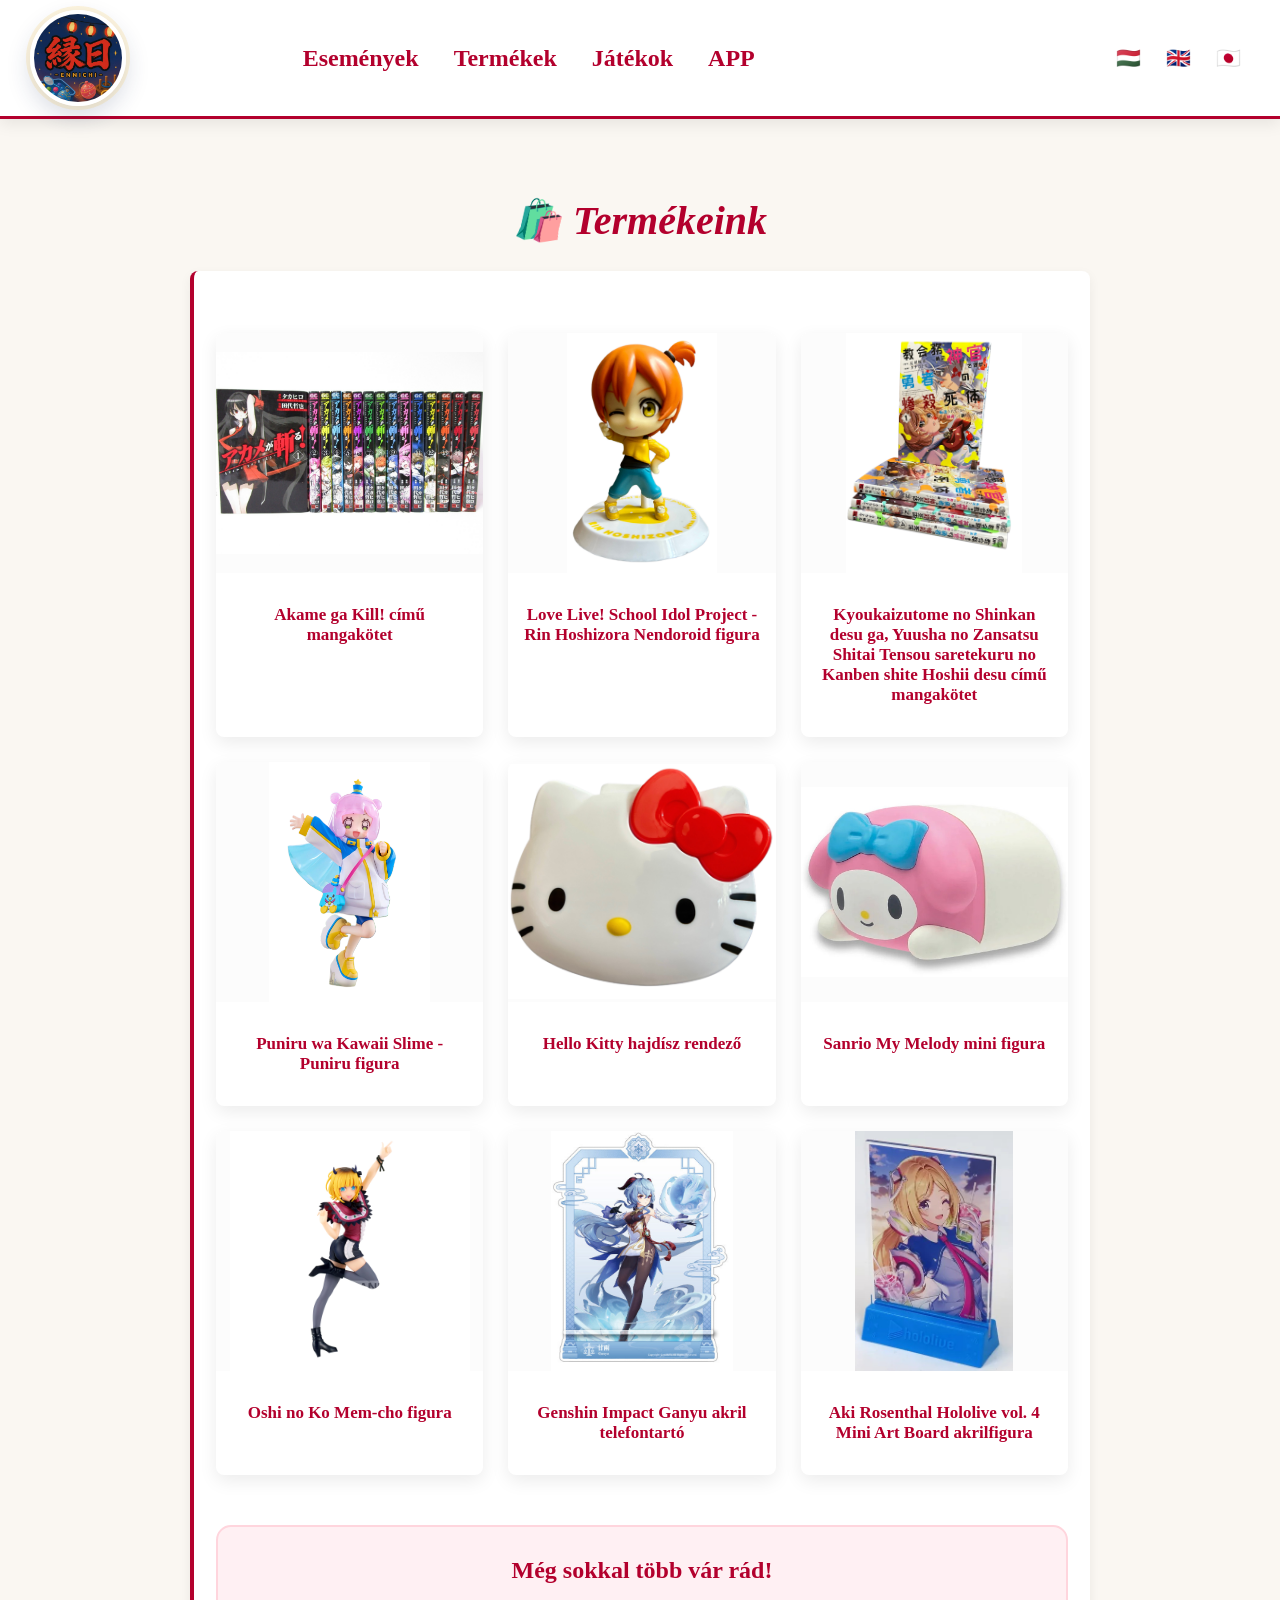
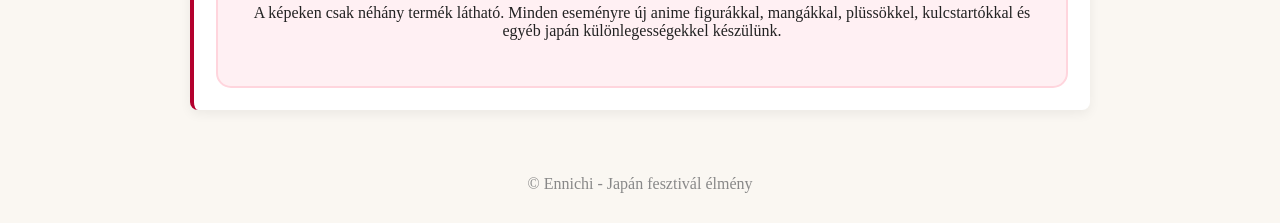
<file: termekek.html>
<!DOCTYPE html>
<html lang="hu">
<head>
<meta charset="UTF-8">
<meta name="viewport" content="width=device-width, initial-scale=1.0">

<title id="page-title">Termékeink | Ennichi</title>

<link href="https://fonts.googleapis.com/css2?family=Montserrat:wght@400;700&family=Playfair+Display:ital,wght@1,700&display=swap" rel="stylesheet">

<link rel="stylesheet" href="css/style.css">
<link rel="icon" href="Kepek/ennichi.ico">
</head>
<body>

<nav>
  <a href="index.html" class="logo">
    <img src="Kepek/ennichi.jpg" alt="Ennichi logó" id="logo-alt">
  </a>

  <div class="menu">
    <a href="esemenyek.html" id="nav-events">Események</a>
    <a href="termekek.html" id="nav-products">Termékek</a>
    <a href="jatekok.html" id="nav-games">Játékok</a>
    <a href="app.html" id="nav-app">APP</a>
  </div>

  <div class="lang-switcher">
    <button type="button" class="lang-btn active" onclick="setLanguage('hu')" aria-label="Magyar nyelv">🇭🇺</button>
    <button type="button" class="lang-btn" onclick="setLanguage('en')" aria-label="English language">🇬🇧</button>
    <button type="button" class="lang-btn" onclick="setLanguage('jp')" aria-label="日本語">🇯🇵</button>
  </div>
</nav>

<div class="container">

  <h1 class="wb-stl-custom1" id="products-title">🛍️ Termékeink</h1>

  <div class="card">
    <div class="products">

      <div class="product">
        <img src="Kepek/akame.jpg" alt="Akame ga Kill manga">
        <h3 id="product-1">Akame ga Kill! című mangakötet</h3>
      </div>

      <div class="product">
        <img src="Kepek/rin.jpg" alt="Rin figura">
        <h3 id="product-2">Love Live! School Idol Project - Rin Hoshizora Nendoroid figura</h3>
      </div>

      <div class="product">
        <img src="Kepek/kyoukai.jpg" alt="Kyoukaizutome manga">
        <h3 id="product-3">Kyoukaizutome no Shinkan desu ga, Yuusha no Zansatsu Shitai Tensou saretekuru no Kanben shite Hoshii desu című mangakötet</h3>
      </div>

      <div class="product">
        <img src="Kepek/puniru.jpg" alt="Puniru figura">
        <h3 id="product-4">Puniru wa Kawaii Slime - Puniru figura</h3>
      </div>

      <div class="product">
        <img src="Kepek/hello.jpg" alt="Hello Kitty hajdísz rendező">
        <h3 id="product-5">Hello Kitty hajdísz rendező</h3>
      </div>

      <div class="product">
        <img src="Kepek/melody.jpg" alt="My Melody mini figura">
        <h3 id="product-6">Sanrio My Melody mini figura</h3>
      </div>

      <div class="product">
        <img src="Kepek/memcho.jpg" alt="Mem-cho figura">
        <h3 id="product-7">Oshi no Ko Mem-cho figura</h3>
      </div>

      <div class="product">
        <img src="Kepek/ganyu.jpg" alt="Ganyu akril telefontartó">
        <h3 id="product-8">Genshin Impact Ganyu akril telefontartó</h3>
      </div>

      <div class="product">
        <img src="Kepek/aki.jpg" alt="Aki Rosenthal akrilfigura">
        <h3 id="product-9">Aki Rosenthal Hololive vol. 4 Mini Art Board akrilfigura</h3>
      </div>

    </div>

    <div class="info-box">
      <h2 id="more-title">Még sokkal több vár rád!</h2>

      <p id="more-text">
        A képeken csak néhány termék látható.
        Minden eseményre új anime figurákkal, mangákkal,
        plüssökkel, kulcstartókkal és egyéb japán
        különlegességekkel készülünk.
      </p>
    </div>
  </div>
</div>

<footer id="footer-text">
  © Ennichi - Japán fesztivál élmény
</footer>

<script>
const translations = {
  hu: {
    pageTitle: "Termékeink | Ennichi",
    navEvents: "Események",
    navProducts: "Termékek",
    navGames: "Játékok",
    navApp: "APP",
    productsTitle: "🛍️ Termékeink",
    product1: "Akame ga Kill! című mangakötet",
    product2: "Love Live! School Idol Project - Rin Hoshizora Nendoroid figura",
    product3: "Kyoukaizutome no Shinkan desu ga, Yuusha no Zansatsu Shitai Tensou saretekuru no Kanben shite Hoshii desu című mangakötet",
    product4: "Puniru wa Kawaii Slime - Puniru figura",
    product5: "Hello Kitty hajdísz rendező",
    product6: "Sanrio My Melody mini figura",
    product7: "Oshi no Ko Mem-cho figura",
    product8: "Genshin Impact Ganyu akril telefontartó",
    product9: "Aki Rosenthal Hololive vol. 4 Mini Art Board akrilfigura",
    moreTitle: "Még sokkal több vár rád!",
    moreText: "A képeken csak néhány termék látható. Minden eseményre új anime figurákkal, mangákkal, plüssökkel, kulcstartókkal és egyéb japán különlegességekkel készülünk.",
    footerText: "© Ennichi - Japán fesztivál élmény"
  },
  en: {
    pageTitle: "Our Products | Ennichi",
    navEvents: "Events",
    navProducts: "Products",
    navGames: "Games",
    navApp: "Apps",
    productsTitle: "🛍️ Our Products",
    product1: "Akame ga Kill! manga volume",
    product2: "Love Live! School Idol Project - Rin Hoshizora Nendoroid figure",
    product3: "Kyoukaizutome no Shinkan desu ga, Yuusha no Zansatsu Shitai Tensou saretekuru no Kanben shite Hoshii desu manga volume",
    product4: "Puniru wa Kawaii Slime - Puniru figure",
    product5: "Hello Kitty hair accessory organizer",
    product6: "Sanrio My Melody mini figure",
    product7: "Oshi no Ko Mem-cho figure",
    product8: "Genshin Impact Ganyu acrylic phone stand",
    product9: "Aki Rosenthal Hololive Vol. 4 Mini Art Board acrylic figure",
    moreTitle: "And there’s much more waiting for you!",
    moreText: "The photos show only a few of our products. At every event, we bring new anime figures, manga, plushies, keychains, and other Japanese specialties.",
    footerText: "© Ennichi - Japanese festival experience"
  },
  jp: {
    pageTitle: "商品一覧 | Ennichi",
    navEvents: "イベント",
    navProducts: "商品",
    navGames: "ゲーム",
    navApp: "アプリ",
    productsTitle: "🛍️ 商品一覧",
    product1: "『Akame ga Kill!』マンガ単行本",
    product2: "Love Live! School Idol Project 星空凛 ねんどろいどフィギュア",
    product3: "『Kyoukaizutome no Shinkan desu ga, Yuusha no Zansatsu Shitai Tensou saretekuru no Kanben shite Hoshii desu』マンガ単行本",
    product4: "Puniru wa Kawaii Slime - プニル フィギュア",
    product5: "ハローキティ ヘアアクセサリーオーガナイザー",
    product6: "サンリオ マイメロディ ミニフィギュア",
    product7: "【推しの子】MEMちょ フィギュア",
    product8: "原神 甘雨 アクリルスマホスタンド",
    product9: "Aki Rosenthal Hololive Vol.4 ミニアートボード アクリルフィギュア",
    moreTitle: "ほかにもたくさんご用意しています！",
    moreText: "写真に写っているのは商品のほんの一部です。各イベントでは、新しいアニメフィギュア、マンガ、ぬいぐるみ、キーホルダー、そのほか日本らしいアイテムを多数ご用意しています。",
    footerText: "© Ennichi - 日本のお祭り体験"
  }
};

function setLanguage(lang) {
  try {
    localStorage.setItem("selectedLanguage", lang);
  } catch (e) {}

  document.documentElement.lang = lang;
  document.title = translations[lang].pageTitle;

  document.getElementById("nav-events").textContent = translations[lang].navEvents;
  document.getElementById("nav-products").textContent = translations[lang].navProducts;
  document.getElementById("nav-games").textContent = translations[lang].navGames;
  document.getElementById("products-title").textContent = translations[lang].productsTitle;
  document.getElementById("product-1").textContent = translations[lang].product1;
  document.getElementById("product-2").textContent = translations[lang].product2;
  document.getElementById("product-3").textContent = translations[lang].product3;
  document.getElementById("product-4").textContent = translations[lang].product4;
  document.getElementById("product-5").textContent = translations[lang].product5;
  document.getElementById("product-6").textContent = translations[lang].product6;
  document.getElementById("product-7").textContent = translations[lang].product7;
  document.getElementById("product-8").textContent = translations[lang].product8;
  document.getElementById("product-9").textContent = translations[lang].product9;
  document.getElementById("more-title").textContent = translations[lang].moreTitle;
  document.getElementById("more-text").textContent = translations[lang].moreText;
  document.getElementById("footer-text").textContent = translations[lang].footerText;

  document.querySelectorAll(".lang-btn").forEach(btn => btn.classList.remove("active"));
  document.querySelector(`[onclick="setLanguage('${lang}')"]`).classList.add("active");
}

document.addEventListener("DOMContentLoaded", function () {
  let savedLanguage = "hu";

  try {
    savedLanguage = localStorage.getItem("selectedLanguage") || "hu";
  } catch (e) {}

  setLanguage(savedLanguage);
});
</script>

</body>
</html>
</file>
<file: css/style.css>
body {
    margin: 0;
    padding-top: 150px; /* MÓDOSÍTVA: Nagyobb hely a menünek, hogy ne takarjon ki semmit */
    font-family: 'Noto Serif JP', serif;
    background: #faf7f2;
    color: #222;
}

header {
    background: linear-gradient(135deg, #e6002d, #ff3b5c);
    color: white;
    text-align: center;
    padding: 70px 20px;
}

nav {
    position: fixed;
    top: 0;
    left: 0;
    right: 0;

    display: flex;
    align-items: center;

    background: rgba(255,255,255,.95);
    backdrop-filter: blur(10px);

    padding: 10px 30px;

    border-bottom: 3px solid #b3002d;

    box-shadow: 0 5px 15px rgba(0,0,0,.08);

    z-index: 1000;
}

nav a{
    color:#b3002d;
    text-decoration:none;
    font-weight:bold;
    transition:.2s;
}

nav a:hover{
    color:#b3002d;
    transform:translateY(-2px);
}

.lang-switcher {
    display: flex;
    align-items: center;
    gap: 8px;
    margin-left: auto;
}

.lang-btn {
    width: 42px;
    height: 42px;
    border: 0px solid rgba(36, 24, 22, 0.12);
    border-radius: 50%;
    background: rgba(255,255,255,0.75);
    display: flex;
    align-items: center;
    justify-content: center;
    font-size: 20px;
    cursor: pointer;
    transition: 0.2s ease;
}

.container {
    max-width: 900px;
    margin: auto;
    padding: 20px;
}

.card {
    background: white;
    margin: 15px 0;
    padding: 22px;
    border-radius: 8px;
    border-left:4px solid #b3002d;
    box-shadow: 0 4px 12px rgba(0,0,0,.06);
}

.card h2 {
    color: #b3002d;
    margin-top: 0;
}

.wb-stl-custom1 {
    font-family: 'Zen Old Mincho', serif;
    font-size: 40px;
    font-style: italic;
    color: #b3002d;
    text-align: center;
}

.button{
    display:inline-block;
    background:#b3002d;
    color:white;
    padding:12px 24px;
    border-radius:6px;
    text-decoration:none;
    font-weight:bold;
}

.button:hover{
    background:#c50025;
}

footer{
    text-align:center;
    padding:30px;
    color:#888;
}

.logo{
    display:flex;
    align-items:center;
}

.logo img {
    width: 88px;
    height: 88px;
    border-radius: 50%;
    object-fit: cover;
    border: 4px solid rgba(255,255,255,0.92);
    box-shadow:
        0 0 0 4px rgba(243, 200, 91, 0.20),
        0 10px 24px rgba(36, 52, 93, 0.18);
    transition: transform 0.25s ease, box-shadow 0.25s ease;
}

.logo img:hover {
    transform: scale(1.05) rotate(-1deg);
    box-shadow:
        0 0 0 6px rgba(255, 143, 177, 0.18),
        0 14px 28px rgba(36, 52, 93, 0.22);
}

/* ======== Termékek ======== */

.products{
    display:grid;
    grid-template-columns:repeat(auto-fit,minmax(220px,1fr));
    gap:25px;
    margin-top:40px;
}

.product{
    background:white;
    border-radius:8px;
    overflow:hidden;
    box-shadow:0 6px 18px rgba(0,0,0,.08);
    transition:.25s;
}

.product:hover{
    transform:translateY(-2px);
    box-shadow:0 12px 25px rgba(0,0,0,.15);
}

/* Lekicsinyíti a képet levágás helyett */
.product img{
    width:100%;
    height:240px;
    object-fit: contain;
    background-color: #fcfcfc;
    display:block;
}

.product h3{
    padding:15px;
    font-size:17px;
    text-align:center;
    color:#b3002d;
}

.info-box{
    margin-top:50px;
    background:#fff0f3;
    padding:30px;
    border-radius:15px;
    text-align:center;
    border:2px solid #ffd5dd;
}

.info-box h2{
    color:#b3002d;
    margin-top:0;
}

.menu{
    display:flex;
    gap:35px;
    margin:0 auto;
}

.insta {
    margin-top: 24px;
    display: flex;
    justify-content: center;
}

.insta a {
    position: relative;
    display: flex;
    align-items: center;
    justify-content: center;

    min-width: 200px;
    padding: 12px 18px 12px 62px;
    border-radius: 999px;
    text-decoration: none;

    background: linear-gradient(135deg, #fdf6ee 0%, #f5e8d7 100%);
    border: 1px solid rgba(202, 162, 75, 0.35);
    box-shadow: 0 6px 16px rgba(36, 24, 22, 0.08);
}

.insta a:hover {
    transform: translateY(-2px);
    box-shadow: 0 10px 22px rgba(36, 24, 22, 0.12);
    transition: 0.22s ease;
}

.insta-icon {
    position: absolute;
    left: 18px;
    top: 50%;
    transform: translateY(-50%);

    width: 46px;
    height: 46px;
    border-radius: 50%;

    display: flex;
    align-items: center;
    justify-content: center;

    background: linear-gradient(180deg, #b2262c 0%, #8f1d22 100%);
    box-shadow: 0 8px 18px rgba(159, 29, 34, 0.22);
    flex-shrink: 0;
}

.insta-icon svg {
    width: 22px;
    height: 22px;
    fill: #fff8f0;
    display: block;
}

.insta-text {
    width: 100%;
    text-align: center;
    line-height: 1.15;
}

.insta-text strong {
    display: block;
    font-size: 17px;
    font-weight: 700;
    color: #24324d;
}

.insta-text small {
    display: block;
    margin-top: 4px;
    font-size: 13px;
    color: #7a5f52;
}

/* ÚJ SZABÁLY: Megnövelt betűméret és függőleges igazítás a szöveges menüpontoknak */
.menu a {
    font-size: 24px; 
    display: flex;
    align-items: center;
}

/* ======== Játékok ======== */
.games-grid{
    display:grid;
    grid-template-columns:repeat(auto-fit,minmax(320px,1fr));
    gap:30px;
    margin:40px 0;
}

.game-card{
    background:#fff;
    border-radius:8px;
    overflow:hidden;
    box-shadow:0 5px 15px rgba(0,0,0,.1);
    transition:.3s;
}

.game-card:hover{
    transform:translateY(-6px);
    box-shadow:0 12px 30px rgba(0,0,0,.15);
}

.game-card img {
    width: 100%;
    height: 300px;
    object-fit: contain;        /* Kivágás helyett belekicsinyíti a keretbe */
    background-color: #fcfcfc;  /* Halvány háttér az üresen maradó oldalsó részeknek */
    display: block;
}

.game-content{
    padding:25px;
}

.game-content h2{
    color:#b3002d;
    margin-bottom:15px;
}

.game-content p{
    line-height:1.7;
}

/* ======== Galéria ======== */

.gallery-preview {
    display: grid;
    grid-template-columns: repeat(3, 1fr);
    gap: 14px;
    margin-top: 20px;
}

.gallery-thumb-open {
    padding: 0;
    border: none;
    background: none;
    cursor: pointer;
    border-radius: 14px;
    overflow: hidden;
}

.gallery-thumb-open img {
    width: 100%;
    height: 170px;
    object-fit: cover;
    border-radius: 14px;
    border: 1px solid rgba(36, 24, 22, 0.08);
    box-shadow: 0 5px 14px rgba(36, 24, 22, 0.08);
    transition: transform 0.22s ease, box-shadow 0.22s ease;
    background: #fffaf4;
    display: block;
}

.gallery-thumb-open:hover img {
    transform: scale(1.03);
    box-shadow: 0 10px 24px rgba(36, 24, 22, 0.16);
}

.gallery-actions {
    margin-top: 20px;
    display: flex;
    justify-content: center;
}

.gallery-open-all {
    display: inline-flex;
    align-items: center;
    justify-content: center;
    min-height: 46px;
    padding: 12px 24px;
    border: 1px solid rgba(202, 162, 75, 0.35);
    border-radius: 999px;
    background: linear-gradient(180deg, #9f1d22 0%, #7d171b 100%);
    color: #fff8f0;
    font-family: 'Noto Serif JP', serif;
    font-size: 16px;
    font-weight: 700;
    letter-spacing: 0.02em;
    box-shadow: 0 8px 18px rgba(159, 29, 34, 0.20);
    cursor: pointer;
    transition: transform 0.22s ease, box-shadow 0.22s ease, background 0.22s ease;
}

.gallery-open-all:hover {
    transform: translateY(-2px);
    background: linear-gradient(180deg, #b2262c 0%, #8b1d21 100%);
    box-shadow: 0 12px 24px rgba(159, 29, 34, 0.28);
}

.gallery-open-all:active {
    transform: translateY(0);
}

.gallery-open-all:focus-visible {
    outline: 2px solid #caa24b;
    outline-offset: 3px;
}

.custom-gallery-modal {
    position: fixed;
    inset: 0;
    z-index: 9999;
    display: none;
}

.custom-gallery-modal.open {
    display: block;
}

.custom-gallery-backdrop {
    position: absolute;
    inset: 0;
    background: rgba(20, 14, 12, 0.86);
    backdrop-filter: blur(8px);
}

.custom-gallery-content {
    position: relative;
    z-index: 2;
    width: min(1100px, calc(100% - 32px));
    margin: 32px auto;
    padding: 24px 24px 18px;
    background: rgba(35, 24, 22, 0.22);
    border: 1px solid rgba(255,255,255,0.10);
    border-radius: 22px;
    box-shadow: 0 20px 50px rgba(0,0,0,0.30);
}

.custom-gallery-main {
    display: flex;
    align-items: center;
    justify-content: center;
    min-height: 58vh;
    padding: 12px 56px;
}

.custom-gallery-main img {
    max-width: 100%;
    max-height: 68vh;
    border-radius: 16px;
    box-shadow: 0 18px 40px rgba(0,0,0,0.28);
    background: #fff;
}

.custom-gallery-close {
    position: absolute;
    top: 14px;
    right: 14px;
    width: 42px;
    height: 42px;
    border: none;
    border-radius: 50%;
    cursor: pointer;
    font-size: 22px;
    color: #fff8f0;
    background: rgba(255,255,255,0.10);
    backdrop-filter: blur(6px);
}

.custom-gallery-close:hover {
    background: rgba(255,255,255,0.18);
}

.custom-gallery-nav {
    position: absolute;
    top: 50%;
    transform: translateY(-50%);
    width: 52px;
    height: 52px;
    border: none;
    border-radius: 50%;
    cursor: pointer;
    font-size: 28px;
    color: #fff8f0;
    background: rgba(255,255,255,0.10);
    backdrop-filter: blur(6px);
    z-index: 3;
}

.custom-gallery-nav:hover {
    background: rgba(255,255,255,0.18);
}

.custom-gallery-nav.prev {
    left: 16px;
}

.custom-gallery-nav.next {
    right: 16px;
}

.custom-gallery-thumbs {
    display: flex;
    gap: 10px;
    overflow-x: auto;
    padding-top: 12px;
    margin-top: 10px;
}

.custom-gallery-thumbs::-webkit-scrollbar {
    height: 8px;
}

.custom-gallery-thumbs::-webkit-scrollbar-thumb {
    background: rgba(255,255,255,0.22);
    border-radius: 999px;
}

.custom-gallery-thumb {
    flex: 0 0 auto;
    width: 88px;
    height: 88px;
    padding: 0;
    border: 2px solid transparent;
    border-radius: 12px;
    overflow: hidden;
    cursor: pointer;
    background: none;
    opacity: 0.7;
    transition: opacity 0.2s ease, transform 0.2s ease, border-color 0.2s ease;
}

.custom-gallery-thumb img {
    width: 100%;
    height: 100%;
    object-fit: cover;
    display: block;
}

.custom-gallery-thumb:hover {
    opacity: 1;
    transform: translateY(-2px);
}

.custom-gallery-thumb.active {
    opacity: 1;
    border-color: #caa24b;
}

body.gallery-open {
    overflow: hidden;
}

@media (max-width: 768px) {
    .gallery-preview {
        grid-template-columns: repeat(2, 1fr);
    }

    .gallery-thumb-open img {
        height: 140px;
    }

    .custom-gallery-content {
        width: calc(100% - 20px);
        margin: 10px auto;
        padding: 18px 12px 14px;
        border-radius: 16px;
    }

    .custom-gallery-main {
        min-height: 44vh;
        padding: 18px 36px;
    }

    .custom-gallery-main img {
        max-height: 52vh;
    }

    .custom-gallery-nav {
        width: 42px;
        height: 42px;
        font-size: 24px;
    }

    .custom-gallery-thumb {
        width: 72px;
        height: 72px;
    }
}


.gallery-open-btn:hover {
    transform: translateY(-2px);
    box-shadow: 0 10px 22px rgba(36, 24, 22, 0.12);
}

/* ======== Mobil Nézet (768px alatti kijelzők) ======== */
@media (max-width: 768px) {
    nav {
        flex-direction: column; /* Egymás alá rakja a logót és a menüt */
        padding: 15px 10px;     /* Kevesebb belső helyet hagy a széleken */
    }

    .logo img {
        width: 80px;            /* Mobilon elég a kisebb, 80px-es logó */
        height: 80px;
        margin-bottom: 10px;    /* Távolság a logó és a menüpontok között */
    }

    .menu {
        width: 100%;
        justify-content: center; /* Középre igazítja a menüpontokat */
        gap: 20px;              /* Kicsit közelebb hozza a gombokat egymáshoz */
    }

    .menu a {
        font-size: 16px;        /* Mobilon az olvasható, de kompakt méret */
    }

    body {
        padding-top: 170px;     /* Megnövelt hely az egymás alá került elemeknek */
    }
}

/* ======== LIGHTBOX NYILAK KÉNYELMES JAVÍTÁSA (ÚJ) ======== */

/* Balra nyíl generálása */
.lb-nav a.lb-prev {
    background-image: none !important;
    opacity: 1 !important;
    display: flex !important;
    align-items: center;
    justify-content: flex-start;
    padding-left: 20px;
}
.lb-nav a.lb-prev::before {
    content: "❮";
    font-size: 34px;
    color: white;
    text-shadow: 0 2px 10px rgba(0,0,0,0.5);
    visibility: visible;
}

/* Jobbra nyíl generálása */
.lb-nav a.lb-next {
    background-image: none !important;
    opacity: 1 !important;
    display: flex !important;
    align-items: center;
    justify-content: flex-end;
    padding-right: 20px;
}
.lb-nav a.lb-next::before {
    content: "❯";
    font-size: 34px;
    color: white;
    text-shadow: 0 2px 10px rgba(0,0,0,0.5);
    visibility: visible;
}

/* Halványítás effekt az egérmutatóhoz */
.lb-nav a.lb-prev::before, .lb-nav a.lb-next::before {
    opacity: 0.5;
    transition: opacity 0.2s;
}
.lb-nav a.lb-prev:hover::before, .lb-nav a.lb-next:hover::before {
    opacity: 1;
}

.goverlay{
    backdrop-filter: blur(8px);
    background: rgba(0,0,0,.8);
}

.gclose,
.gnext,
.gprev{
    color:#fff;
}

.gslide-image img{
    border-radius:15px;
}

.apps-grid {
    display: grid;
    grid-template-columns: repeat(2, minmax(0, 1fr));
    gap: 2rem;
    margin-top: 2rem;
}

.app-card {
    position: relative;
    display: flex;
    align-items: center;
    gap: 1.5rem;
    min-width: 0;
    min-height: 230px;
    padding: 1.5rem;
    border: 1px solid rgba(60, 35, 25, 0.12);
    border-radius: 1rem;
    background: #f4eee7;
    box-shadow: 0 8px 24px rgba(50, 35, 25, 0.12);
    transition:
        transform 0.2s ease,
        box-shadow 0.2s ease;
}

.app-card:hover {
    transform: translateY(-4px);
    box-shadow: 0 12px 30px rgba(50, 35, 25, 0.2);
}

.app-card img {
    display: block;
    flex: 0 0 150px;
    width: 150px;
    height: 150px;
    object-fit: cover;
    border-radius: 1rem;
}

.app-content {
    min-width: 0;
}

.app-content h2 {
    margin: 0 0 0.75rem;
}

.app-card-link {
    color: inherit;
    text-decoration: none;
}

.app-card-link::after {
    content: "";
    position: absolute;
    inset: 0;
    z-index: 1;
    border-radius: inherit;
}

.app-card-link:hover {
    text-decoration: underline;
}

.app-card-link:focus-visible::after {
    outline: 3px solid #9f1d24;
    outline-offset: 4px;
}

.app-content p {
    position: relative;
    z-index: 2;
    margin: 0;
    line-height: 1.6;
    pointer-events: none;
}

@media (max-width: 900px) {
    .apps-grid {
        grid-template-columns: 1fr;
    }
}

@media (max-width: 560px) {
    .app-card {
        flex-direction: column;
        text-align: center;
    }

    .app-card img {
        flex-basis: auto;
    }
}
.app-card {
    display: flex;
    align-items: center;
    gap: 1.5rem;
    min-width: 0;
    min-height: 230px;
    padding: 1.5rem;

    border: 1px solid rgba(60, 35, 25, 0.12);
    border-radius: 1rem;
    background: #f4eee7;

    color: inherit;
    font-family: inherit;
    text-decoration: none;

    box-shadow: 0 8px 24px rgba(50, 35, 25, 0.12);
    transition:
        transform 0.2s ease,
        box-shadow 0.2s ease;
}

.app-card:hover {
    transform: translateY(-4px);
    box-shadow: 0 12px 30px rgba(50, 35, 25, 0.2);
}

.app-card:focus-visible {
    outline: 3px solid #9f1d24;
    outline-offset: 5px;
}

.app-card h2,
.app-card p {
    font-family: "Montserrat", sans-serif;
    text-decoration: none;
}

.app-card h2 {
    margin: 0 0 0.75rem;
    color: #b3002d;
    font-family: "Montserrat", sans-serif;
    font-weight: 700;
    text-decoration: none;
}

.app-card:hover h2 {
    color: #8f0024;
}

.app-card p {
    margin: 0;
    color: #333333;
    font-weight: 400;
    line-height: 1.6;
}
</file>
